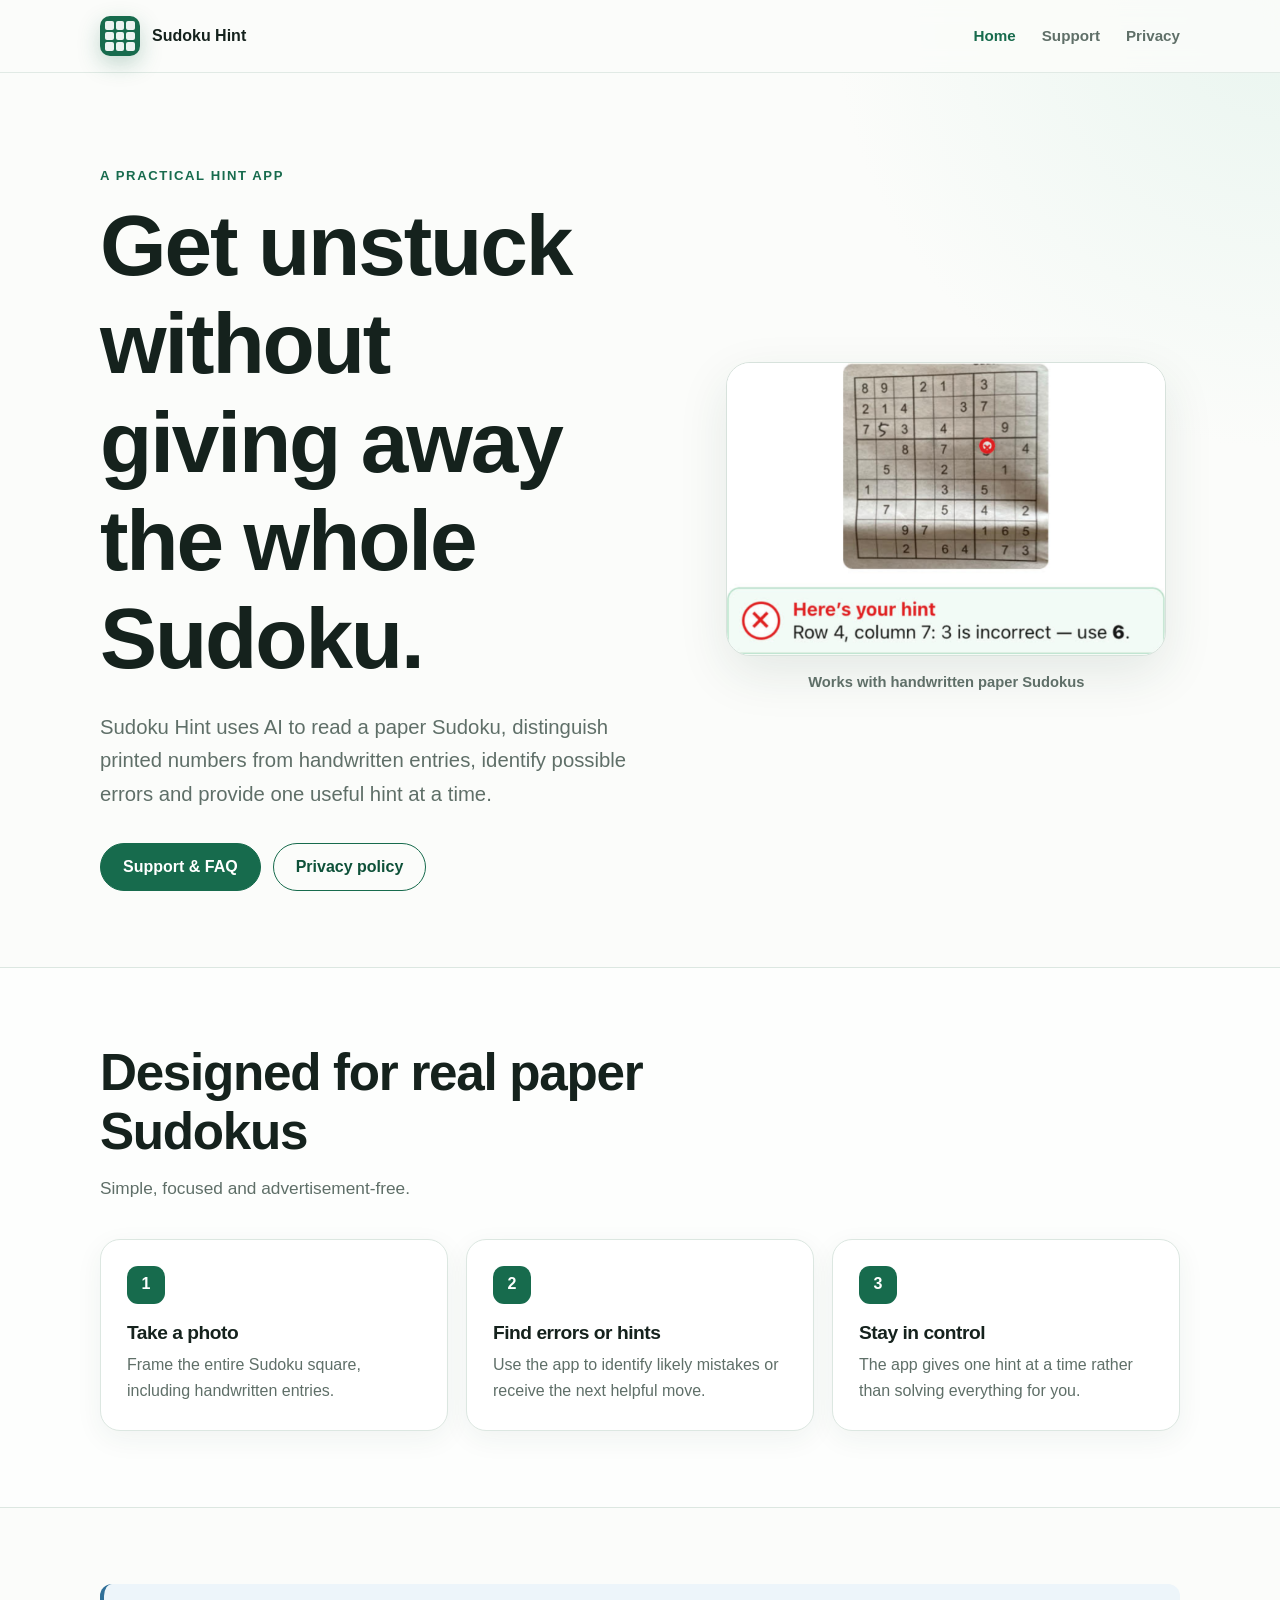
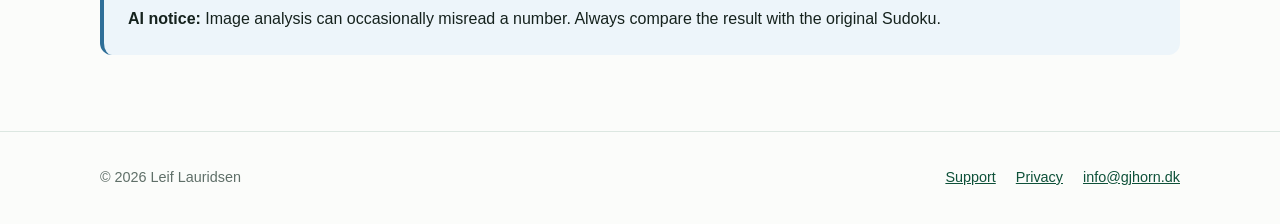
<file: index.html>
<!doctype html>
<html lang="en">
<head>
  <meta charset="utf-8">
  <meta name="viewport" content="width=device-width, initial-scale=1">
  <meta name="description" content="Sudoku Hint is an advertisement-free iPhone app that gives helpful hints for paper and handwritten Sudokus.">
  <title>Sudoku Hint</title>
  <link rel="stylesheet" href="styles.css">
</head>
<body>
<header class="site-header"><div class="shell nav"><a class="brand" href="index.html"><span class="mark"><i></i><i></i><i></i><i></i><i></i><i></i><i></i><i></i><i></i></span><span>Sudoku Hint</span></a><nav class="nav-links"><a aria-current="page" href="index.html">Home</a><a href="support.html">Support</a><a href="privacy.html">Privacy</a></nav></div></header>
<main>
<section class="shell hero">
  <div class="hero-copy">
    <p class="eyebrow">A practical hint app</p>
    <h1>Get unstuck without giving away the whole Sudoku.</h1>
    <p class="lead">Sudoku Hint uses AI to read a paper Sudoku, distinguish printed numbers from handwritten entries, identify possible errors and provide one useful hint at a time.</p>
    <div class="actions"><a class="button" href="support.html">Support & FAQ</a><a class="button secondary" href="privacy.html">Privacy policy</a></div>
  </div>
  <figure class="app-shot-wrap">
    <img class="app-shot" src="app-screenshot.png" alt="Sudoku Hint analysing a photographed handwritten paper Sudoku and identifying an incorrect number">
    <figcaption>Works with handwritten paper Sudokus</figcaption>
  </figure>
</section>
<section class="section alt"><div class="shell"><div class="section-heading"><h2>Designed for real paper Sudokus</h2><p>Simple, focused and advertisement-free.</p></div><div class="grid"><article class="card"><div class="number">1</div><h3>Take a photo</h3><p>Frame the entire Sudoku square, including handwritten entries.</p></article><article class="card"><div class="number">2</div><h3>Find errors or hints</h3><p>Use the app to identify likely mistakes or receive the next helpful move.</p></article><article class="card"><div class="number">3</div><h3>Stay in control</h3><p>The app gives one hint at a time rather than solving everything for you.</p></article></div></div></section>
<section class="section"><div class="shell"><div class="notice"><strong>AI notice:</strong> Image analysis can occasionally misread a number. Always compare the result with the original Sudoku.</div></div></section>
</main>
<footer class="site-footer"><div class="shell footer-row"><span>© 2026 Leif Lauridsen</span><div class="footer-links"><a href="support.html">Support</a><a href="privacy.html">Privacy</a><a href="mailto:info@gjhorn.dk">info@gjhorn.dk</a></div></div></footer>
</body>
</html>
</file>
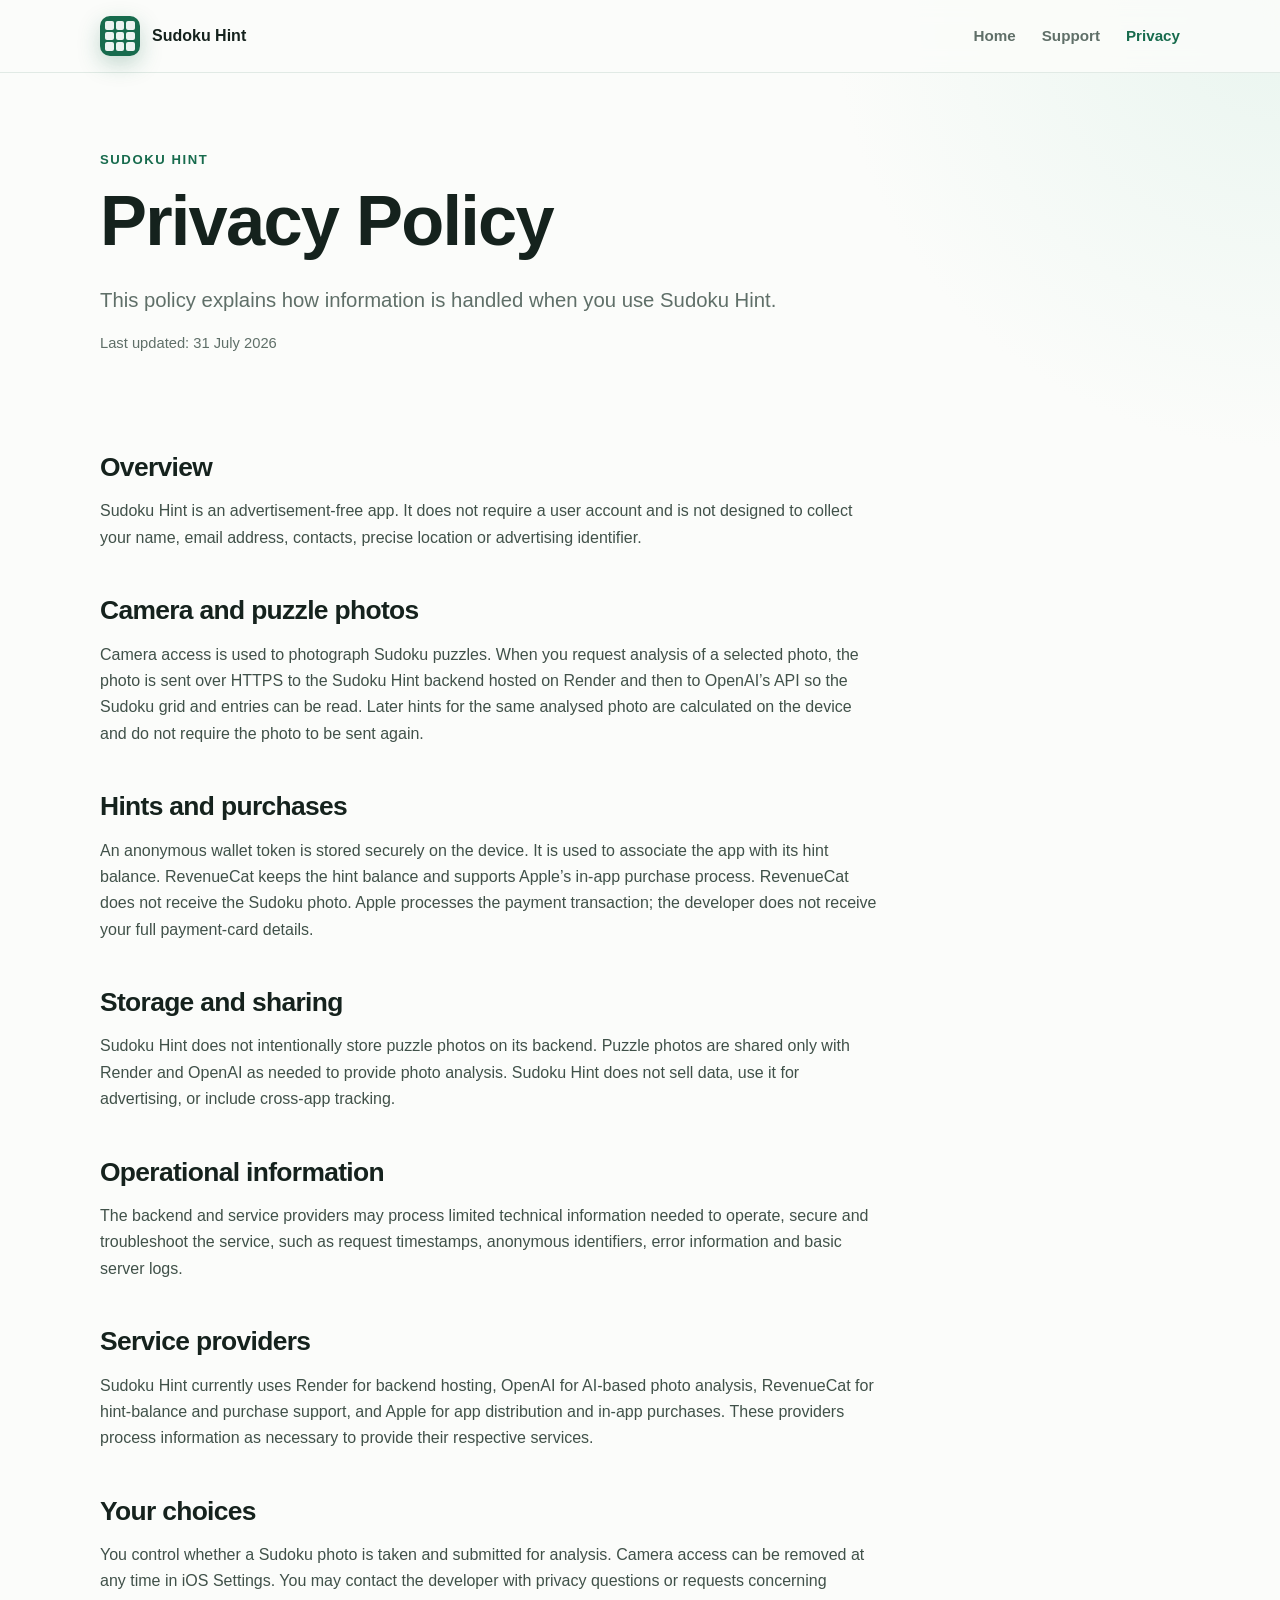
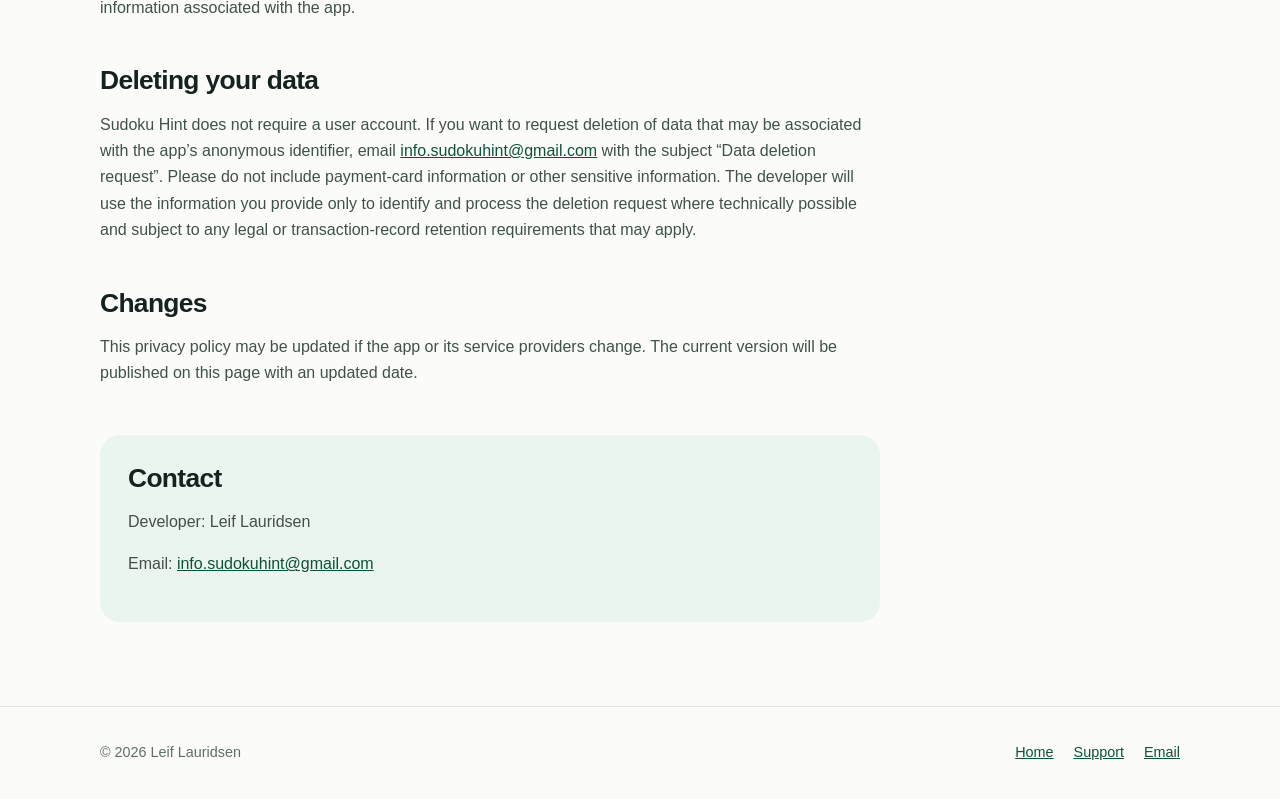
<file: privacy.html>
<!doctype html>
<html lang="en">
<head>
  <meta charset="utf-8">
  <meta name="viewport" content="width=device-width, initial-scale=1">
  <meta name="description" content="Privacy policy for the Sudoku Hint iPhone app.">
  <title>Privacy Policy | Sudoku Hint</title>
  <link rel="stylesheet" href="styles.css">
</head>
<body>
<header class="site-header"><div class="shell nav"><a class="brand" href="index.html"><span class="mark"><i></i><i></i><i></i><i></i><i></i><i></i><i></i><i></i><i></i></span><span>Sudoku Hint</span></a><nav class="nav-links"><a href="index.html">Home</a><a href="support.html">Support</a><a aria-current="page" href="privacy.html">Privacy</a></nav></div></header>
<main class="shell">
<section class="page-hero"><p class="eyebrow">Sudoku Hint</p><h1 class="page-title">Privacy Policy</h1><p class="lead">This policy explains how information is handled when you use Sudoku Hint.</p><p class="updated">Last updated: 31 July 2026</p></section>
<article class="content">
<h2>Overview</h2><p>Sudoku Hint is an advertisement-free app. It does not require a user account and is not designed to collect your name, email address, contacts, precise location or advertising identifier.</p>
<h2>Camera and puzzle photos</h2><p>Camera access is used to photograph Sudoku puzzles. When you request analysis of a selected photo, the photo is sent over HTTPS to the Sudoku Hint backend hosted on Render and then to OpenAI’s API so the Sudoku grid and entries can be read. Later hints for the same analysed photo are calculated on the device and do not require the photo to be sent again.</p>
<h2>Hints and purchases</h2><p>An anonymous wallet token is stored securely on the device. It is used to associate the app with its hint balance. RevenueCat keeps the hint balance and supports Apple’s in-app purchase process. RevenueCat does not receive the Sudoku photo. Apple processes the payment transaction; the developer does not receive your full payment-card details.</p>
<h2>Storage and sharing</h2><p>Sudoku Hint does not intentionally store puzzle photos on its backend. Puzzle photos are shared only with Render and OpenAI as needed to provide photo analysis. Sudoku Hint does not sell data, use it for advertising, or include cross-app tracking.</p>
<h2>Operational information</h2><p>The backend and service providers may process limited technical information needed to operate, secure and troubleshoot the service, such as request timestamps, anonymous identifiers, error information and basic server logs.</p>
<h2>Service providers</h2><p>Sudoku Hint currently uses Render for backend hosting, OpenAI for AI-based photo analysis, RevenueCat for hint-balance and purchase support, and Apple for app distribution and in-app purchases. These providers process information as necessary to provide their respective services.</p>
<h2>Your choices</h2><p>You control whether a Sudoku photo is taken and submitted for analysis. Camera access can be removed at any time in iOS Settings. You may contact the developer with privacy questions or requests concerning information associated with the app.</p>
<h2>Deleting your data</h2><p>Sudoku Hint does not require a user account. If you want to request deletion of data that may be associated with the app’s anonymous identifier, email <a href="mailto:info.sudokuhint@gmail.com">info.sudokuhint@gmail.com</a> with the subject “Data deletion request”. Please do not include payment-card information or other sensitive information. The developer will use the information you provide only to identify and process the deletion request where technically possible and subject to any legal or transaction-record retention requirements that may apply.</p>
<h2>Changes</h2><p>This privacy policy may be updated if the app or its service providers change. The current version will be published on this page with an updated date.</p>
<div class="contact-box"><h2>Contact</h2><p>Developer: Leif Lauridsen</p><p>Email: <a href="mailto:info.sudokuhint@gmail.com">info.sudokuhint@gmail.com</a></p></div>
</article>
</main>
<footer class="site-footer"><div class="shell footer-row"><span>© 2026 Leif Lauridsen</span><div class="footer-links"><a href="index.html">Home</a><a href="support.html">Support</a><a href="mailto:info.sudokuhint@gmail.com">Email</a></div></div></footer>
</body>
</html>
</file>
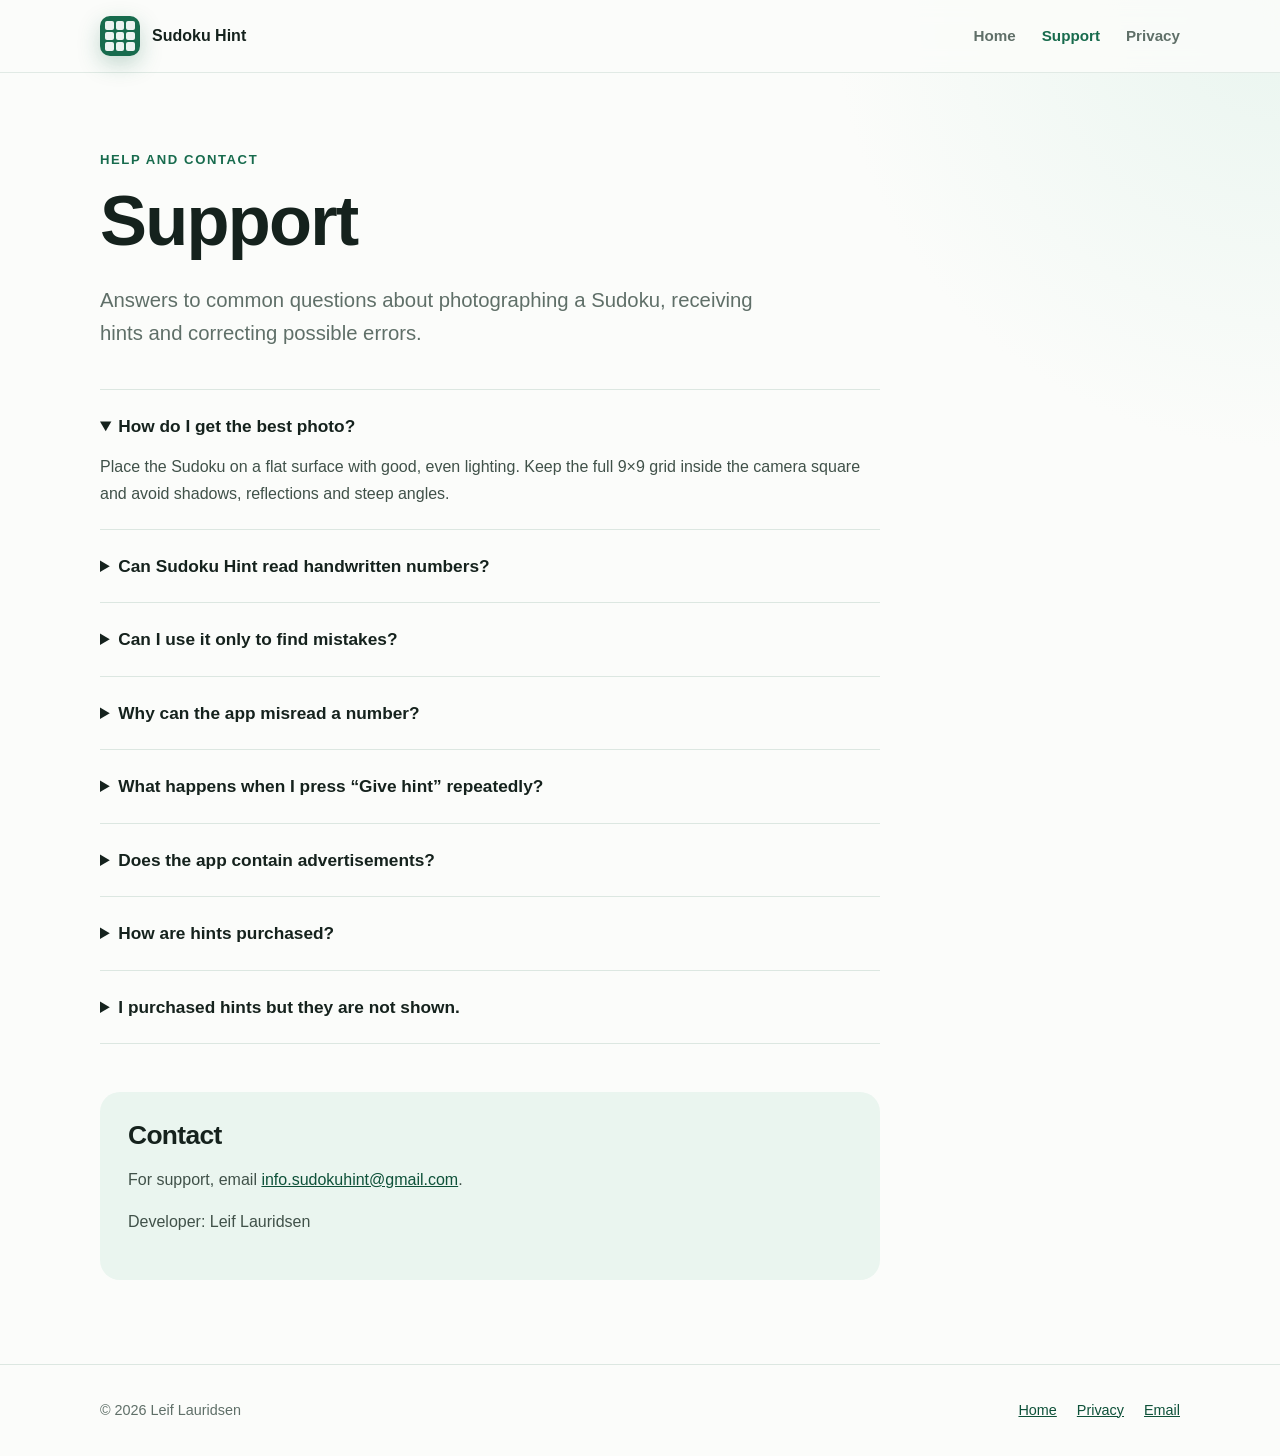
<file: support.html>
<!doctype html>
<html lang="en">
<head>
  <meta charset="utf-8">
  <meta name="viewport" content="width=device-width, initial-scale=1">
  <meta name="description" content="Support and frequently asked questions for Sudoku Hint.">
  <title>Support | Sudoku Hint</title>
  <link rel="stylesheet" href="styles.css">
</head>
<body>
<header class="site-header"><div class="shell nav"><a class="brand" href="index.html"><span class="mark"><i></i><i></i><i></i><i></i><i></i><i></i><i></i><i></i><i></i></span><span>Sudoku Hint</span></a><nav class="nav-links"><a href="index.html">Home</a><a aria-current="page" href="support.html">Support</a><a href="privacy.html">Privacy</a></nav></div></header>
<main class="shell">
<section class="page-hero"><p class="eyebrow">Help and contact</p><h1 class="page-title">Support</h1><p class="lead">Answers to common questions about photographing a Sudoku, receiving hints and correcting possible errors.</p></section>
<section class="content faq">
<details open><summary>How do I get the best photo?</summary><p>Place the Sudoku on a flat surface with good, even lighting. Keep the full 9×9 grid inside the camera square and avoid shadows, reflections and steep angles.</p></details>
<details><summary>Can Sudoku Hint read handwritten numbers?</summary><p>Yes. The app is designed for paper Sudokus and attempts to distinguish the original printed clues from handwritten entries.</p></details>
<details><summary>Can I use it only to find mistakes?</summary><p>Yes. Enable the option to look only for errors. The app will then focus on likely incorrect entries instead of suggesting a new number.</p></details>
<details><summary>Why can the app misread a number?</summary><p>The image is analysed using AI. Unclear handwriting, poor lighting or an incomplete grid can cause mistakes. Compare each result with the photographed Sudoku.</p></details>
<details><summary>What happens when I press “Give hint” repeatedly?</summary><p>The app cycles through available hints for the same photographed Sudoku. Each request uses one hint, including a result that reports no error or no available hint.</p></details>
<details><summary>Does the app contain advertisements?</summary><p>No. Sudoku Hint is advertisement-free.</p></details>
<details><summary>How are hints purchased?</summary><p>The app includes a small number of free hints. Additional hint packages can be purchased through Apple’s in-app purchase system.</p></details>
<details><summary>I purchased hints but they are not shown.</summary><p>Close and reopen the app and confirm that the iPhone has an internet connection. If the balance is still incorrect, contact support and include the approximate purchase time and the app build number shown at the bottom of the screen. Do not send payment-card details.</p></details>
<div class="contact-box"><h2>Contact</h2><p>For support, email <a href="mailto:info.sudokuhint@gmail.com">info.sudokuhint@gmail.com</a>.</p><p>Developer: Leif Lauridsen</p></div>
</section>
</main>
<footer class="site-footer"><div class="shell footer-row"><span>© 2026 Leif Lauridsen</span><div class="footer-links"><a href="index.html">Home</a><a href="privacy.html">Privacy</a><a href="mailto:info.sudokuhint@gmail.com">Email</a></div></div></footer>
</body>
</html>
</file>
<file: styles.css>
:root {
  --ink: #15221d;
  --muted: #5f6f68;
  --paper: #fbfcfa;
  --surface: #ffffff;
  --line: #dce7e1;
  --green: #176b4d;
  --green-dark: #0e5139;
  --green-soft: #eaf5ef;
  --blue: #2f6f98;
  --shadow: 0 18px 50px rgba(31, 69, 52, 0.10);
}
* { box-sizing: border-box; }
html { scroll-behavior: smooth; }
body { margin:0; color:var(--ink); background:radial-gradient(circle at 100% 0%, #e9f5ef 0, transparent 28rem), var(--paper); font-family:Inter, ui-sans-serif, -apple-system, BlinkMacSystemFont, "Segoe UI", sans-serif; line-height:1.65; }
a { color:var(--green-dark); }
.shell { width:min(1080px, calc(100% - 40px)); margin:0 auto; }
.site-header { position:sticky; z-index:10; top:0; border-bottom:1px solid rgba(220,231,225,.85); background:rgba(251,252,250,.88); backdrop-filter:blur(14px); }
.nav { min-height:72px; display:flex; align-items:center; justify-content:space-between; gap:24px; }
.brand { display:inline-flex; align-items:center; gap:12px; color:var(--ink); font-weight:800; text-decoration:none; }
.mark { width:40px; height:40px; display:grid; grid-template-columns:repeat(3,1fr); gap:2px; padding:5px; border-radius:10px; background:var(--green); box-shadow:0 8px 22px rgba(23,107,77,.25); }
.mark i { border-radius:2px; background:rgba(255,255,255,.92); }
.nav-links { display:flex; align-items:center; gap:26px; }
.nav-links a { color:var(--muted); font-size:.95rem; font-weight:650; text-decoration:none; }
.nav-links a:hover,.nav-links a[aria-current="page"] { color:var(--green); }
.hero { display:grid; grid-template-columns:1.08fr .92fr; align-items:center; gap:64px; padding:92px 0 76px; }
.eyebrow { margin:0 0 10px; color:var(--green); font-size:.82rem; font-weight:800; letter-spacing:.12em; text-transform:uppercase; }
h1,h2,h3 { line-height:1.15; letter-spacing:-.025em; }
h1 { max-width:760px; margin:0 0 22px; font-size:clamp(2.6rem,7vw,5.35rem); }
.page-title { font-size:clamp(2.5rem,6vw,4.4rem); }
.lead { max-width:690px; margin:0; color:var(--muted); font-size:clamp(1.05rem,2vw,1.27rem); }
.actions { display:flex; flex-wrap:wrap; gap:12px; margin-top:32px; }
.button { display:inline-flex; align-items:center; justify-content:center; min-height:48px; padding:0 22px; border:1px solid var(--green); border-radius:999px; color:#fff; background:var(--green); font-weight:750; text-decoration:none; transition:160ms ease; }
.button:hover { transform:translateY(-1px); background:var(--green-dark); }
.button.secondary { color:var(--green-dark); background:transparent; }
.app-shot-wrap { margin:0; text-align:center; }
.app-shot { display:block; width:min(440px,100%); max-height:620px; object-fit:contain; margin:0 auto; border:1px solid #d7e2dc; border-radius:24px; background:#fff; box-shadow:var(--shadow); }
.app-shot-wrap figcaption { margin-top:14px; color:var(--muted); font-size:.92rem; font-weight:650; }
.section { padding:76px 0; }
.section.alt { border-block:1px solid var(--line); background:rgba(255,255,255,.68); }
.section-heading { max-width:700px; margin-bottom:36px; }
.section-heading h2 { margin:0 0 12px; font-size:clamp(2rem,4vw,3.2rem); }
.section-heading p { margin:0; color:var(--muted); font-size:1.08rem; }
.grid { display:grid; grid-template-columns:repeat(3,1fr); gap:18px; }
.card { padding:26px; border:1px solid var(--line); border-radius:20px; background:var(--surface); box-shadow:0 8px 28px rgba(31,69,52,.06); }
.card .number { width:38px; height:38px; display:grid; place-items:center; margin-bottom:18px; border-radius:11px; color:#fff; background:var(--green); font-weight:800; }
.card h3 { margin:0 0 8px; font-size:1.2rem; }
.card p { margin:0; color:var(--muted); }
.notice { padding:22px 24px; border-left:4px solid var(--blue); border-radius:12px; background:#edf5fa; }
.page-hero { padding:76px 0 38px; }
.content { width:min(780px,100%); padding-bottom:84px; }
.content h2 { margin:44px 0 12px; font-size:1.65rem; }
.content h3 { margin:28px 0 8px; }
.content p,.content li { color:#405149; }
.content ul { padding-left:22px; }
.updated { margin-top:14px; color:var(--muted); font-size:.92rem; }
.faq { border-top:1px solid var(--line); }
.faq details { border-bottom:1px solid var(--line); }
.faq summary { padding:22px 36px 22px 0; cursor:pointer; font-size:1.08rem; font-weight:750; }
.faq details p { margin:-8px 0 22px; }
.contact-box { margin-top:48px; padding:28px; border-radius:20px; background:var(--green-soft); }
.contact-box h2 { margin-top:0; }
.site-footer { padding:34px 0; border-top:1px solid var(--line); color:var(--muted); font-size:.9rem; }
.footer-row { display:flex; justify-content:space-between; gap:24px; }
.footer-links { display:flex; gap:20px; }
@media (max-width:820px) { .hero { grid-template-columns:1fr; gap:52px; padding-top:64px; } .hero-copy { text-align:center; } .hero .lead { margin-inline:auto; } .hero .actions { justify-content:center; } .grid { grid-template-columns:1fr; } }
@media (max-width:620px) { .shell { width:min(100% - 28px,1080px); } .nav { min-height:64px; } .nav-links { gap:14px; } .nav-links a { font-size:.86rem; } .brand span:last-child { display:none; } .hero { padding-top:52px; } .section { padding:58px 0; } .page-hero { padding-top:56px; } .footer-row { flex-direction:column; } .app-shot { border-radius:18px; } }
</file>
